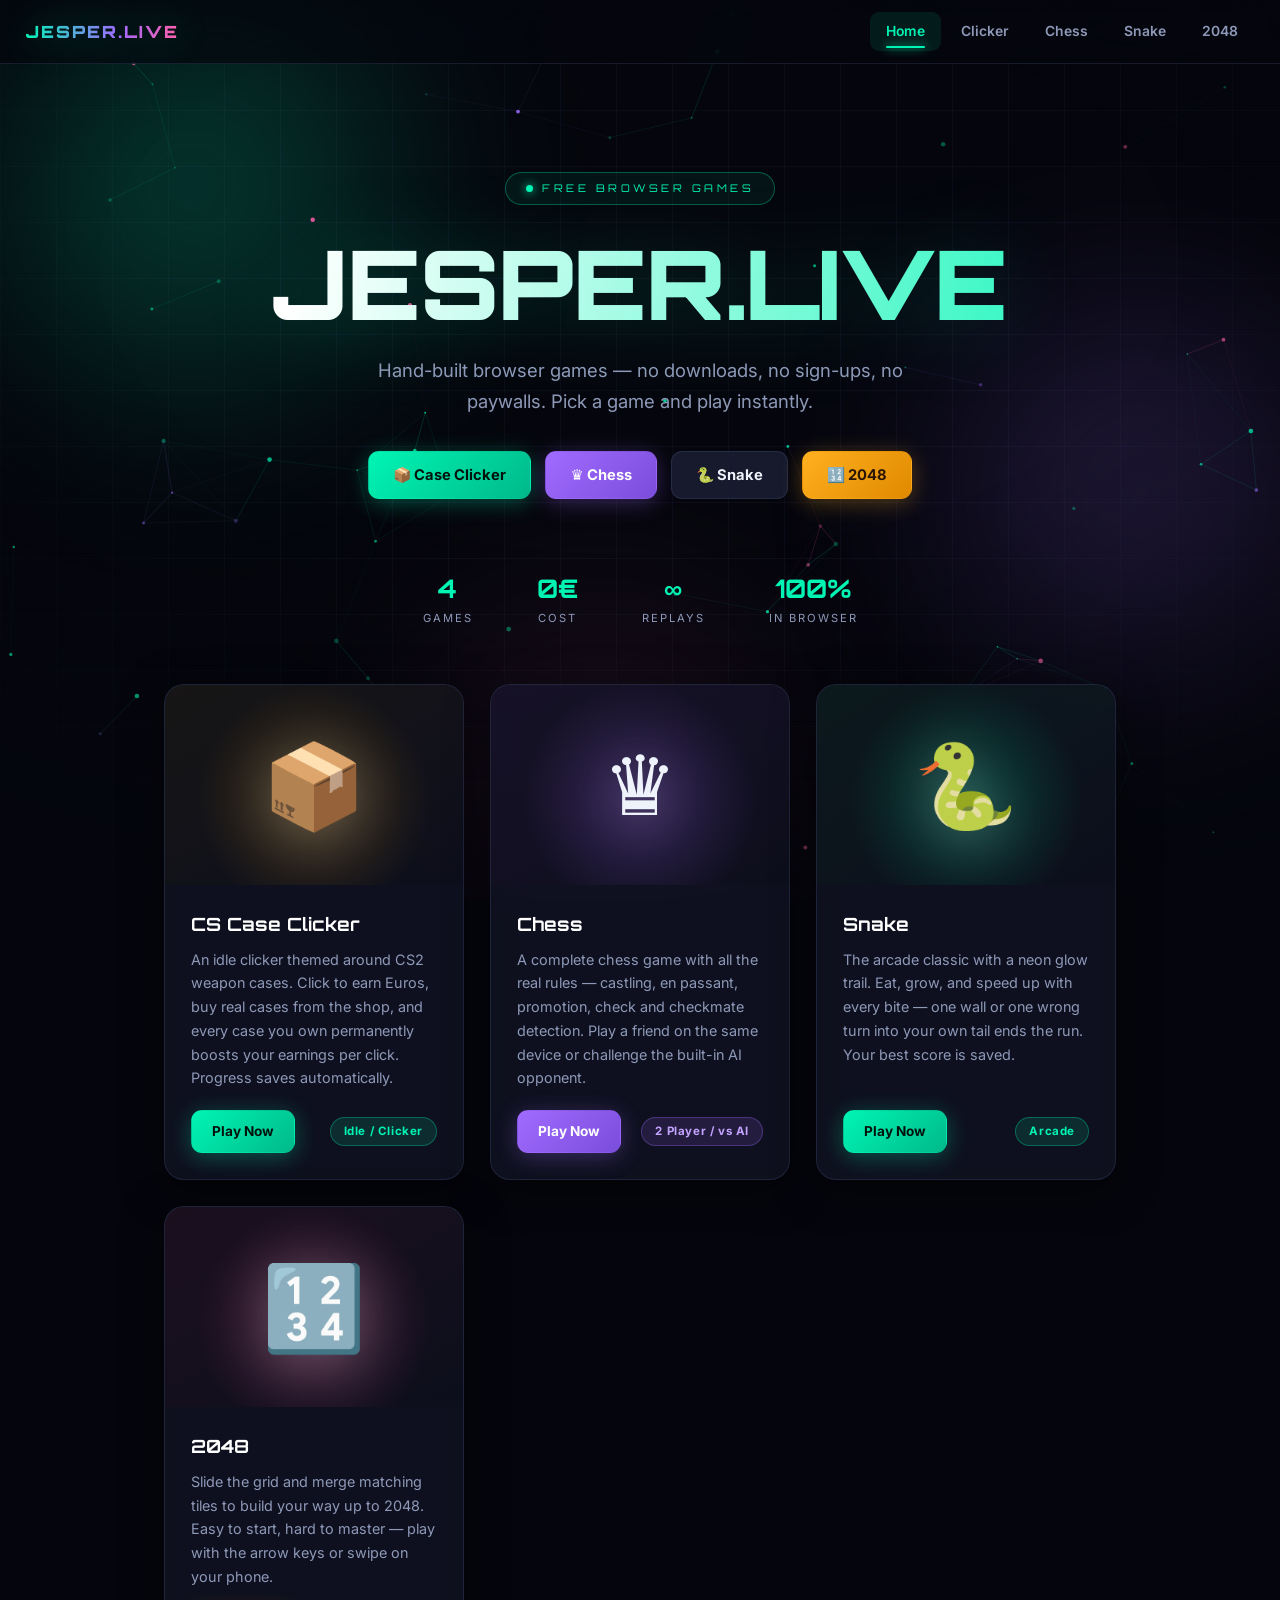
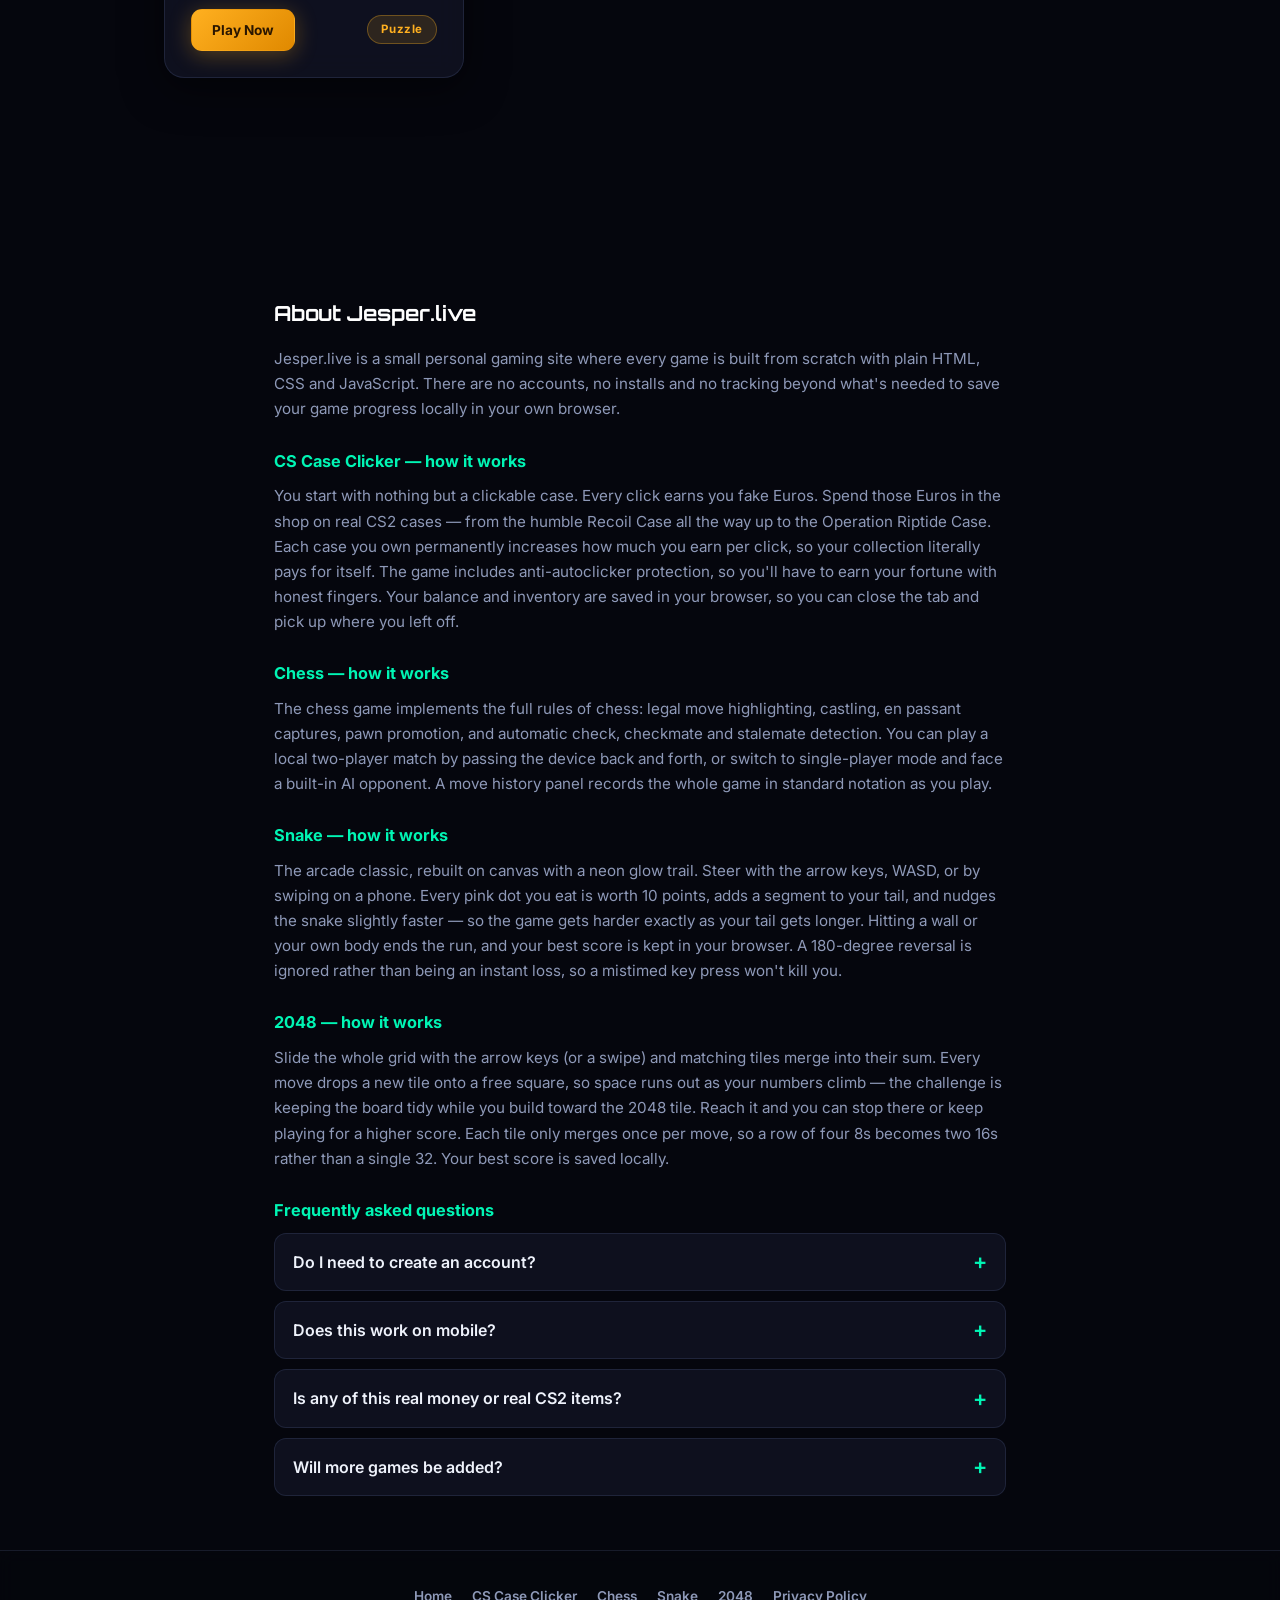
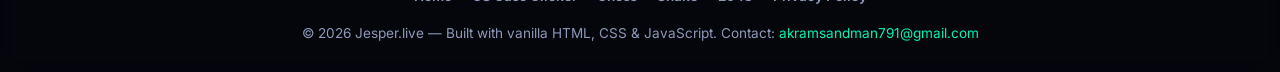
<file: index.html>
<!DOCTYPE html>
<html lang="en">
<head>
  <meta charset="UTF-8">
  <meta name="viewport" content="width=device-width, initial-scale=1.0">
  <meta name="description" content="Jesper.live — free browser games. Play CS Case Clicker, an idle clicker themed around CS2 cases, and a full chess game with AI opponent. No downloads, no sign-up.">
  <meta name="keywords" content="browser games, free games, clicker game, chess online, CS2 cases, idle game">
  <meta name="theme-color" content="#05060d">
  <meta property="og:title" content="Jesper.live — Free Browser Games">
  <meta property="og:description" content="Play CS Case Clicker and Chess directly in your browser. No downloads, no sign-up.">
  <meta property="og:type" content="website">
  <title>Jesper.live — Free Browser Games | CS Case Clicker &amp; Chess</title>
  <link rel="stylesheet" href="style.css">
  <!-- Google AdSense -->
  <script async src="https://pagead2.googlesyndication.com/pagead/js/adsbygoogle.js?client=ca-pub-4854590447352624" crossorigin="anonymous"></script>
  <style>
    /* ── Hero ── */
    .hero {
      text-align: center;
      padding: clamp(60px, 12vh, 120px) 24px 60px;
      animation: riseIn 0.7s ease both;
    }
    .hero-tag {
      display: inline-flex;
      align-items: center;
      gap: 9px;
      font-family: var(--head);
      font-size: 0.66rem;
      letter-spacing: 3.5px;
      text-transform: uppercase;
      color: var(--accent);
      border: 1px solid rgba(0,245,180,0.32);
      background: rgba(0,245,180,0.06);
      padding: 7px 20px;
      border-radius: 99px;
      margin-bottom: 30px;
      backdrop-filter: blur(8px);
    }
    .live-dot {
      width: 7px; height: 7px;
      border-radius: 50%;
      background: var(--accent);
      box-shadow: 0 0 10px var(--accent);
      animation: blink 2s ease-in-out infinite;
    }
    @keyframes blink { 0%,100% { opacity: 1; } 50% { opacity: 0.25; } }

    .hero h1 {
      font-family: var(--head);
      font-size: clamp(2.7rem, 9vw, 6rem);
      font-weight: 900;
      line-height: 1.02;
      letter-spacing: -1px;
      margin-bottom: 22px;
      background: linear-gradient(100deg, #ffffff 10%, var(--accent) 45%, var(--violet) 75%, var(--pink));
      background-size: 220% auto;
      -webkit-background-clip: text;
      background-clip: text;
      color: transparent;
      animation: shimmer 9s ease-in-out infinite;
      filter: drop-shadow(0 6px 40px rgba(0,245,180,0.18));
    }
    @keyframes shimmer {
      0%,100% { background-position: 0% center; }
      50%     { background-position: 100% center; }
    }
    .hero p {
      font-size: clamp(1rem, 2.2vw, 1.16rem);
      color: var(--muted);
      max-width: 540px;
      margin: 0 auto 34px;
    }
    .hero-cta { display: flex; gap: 14px; justify-content: center; flex-wrap: wrap; }

    /* ── Stat strip ── */
    .stat-strip {
      display: flex;
      justify-content: center;
      gap: clamp(24px, 6vw, 64px);
      flex-wrap: wrap;
      padding: 8px 24px 56px;
      animation: riseIn 0.7s 0.15s ease both;
    }
    .stat-strip div { text-align: center; }
    .stat-strip .n {
      font-family: var(--head);
      font-size: 1.6rem;
      font-weight: 700;
      color: var(--accent);
    }
    .stat-strip .l {
      font-size: 0.7rem;
      letter-spacing: 2px;
      text-transform: uppercase;
      color: var(--muted);
    }

    /* ── Game cards ── */
    .games { max-width: 1000px; margin: 0 auto; padding: 0 24px 20px; }
    .games-grid {
      display: grid;
      grid-template-columns: repeat(auto-fit, minmax(300px, 1fr));
      gap: 26px;
    }
    .game-card {
      position: relative;
      display: flex;
      flex-direction: column;
      border-radius: 20px;
      overflow: hidden;
      cursor: pointer;
      background: var(--bg2);
      backdrop-filter: var(--blur);
      -webkit-backdrop-filter: var(--blur);
      border: 1px solid var(--border);
      box-shadow: var(--shadow);
      transition: transform 0.3s cubic-bezier(.2,.8,.3,1), border-color 0.3s, box-shadow 0.3s;
      animation: riseIn 0.7s 0.25s ease both;
    }
    .game-card:nth-child(2) { animation-delay: 0.38s; }
    .game-card::before {
      content: '';
      position: absolute;
      inset: 0;
      border-radius: 20px;
      padding: 1px;
      background: linear-gradient(135deg, transparent 30%, var(--glow, var(--accent)) 100%);
      -webkit-mask: linear-gradient(#000 0 0) content-box, linear-gradient(#000 0 0);
      -webkit-mask-composite: xor;
      mask-composite: exclude;
      opacity: 0;
      transition: opacity 0.3s;
      pointer-events: none;
    }
    .game-card:hover { transform: translateY(-8px); }
    .game-card:hover::before { opacity: 1; }
    .card-cs    { --glow: var(--gold); }
    .card-chess { --glow: var(--violet); }
    .card-snake { --glow: var(--accent); }
    .card-2048  { --glow: var(--pink); }
    .card-cs:hover    { box-shadow: 0 16px 50px rgba(255,176,32,0.2); }
    .card-chess:hover { box-shadow: 0 16px 50px rgba(160,107,255,0.24); }
    .card-snake:hover { box-shadow: 0 16px 50px rgba(0,245,180,0.22); }
    .card-2048:hover  { box-shadow: 0 16px 50px rgba(255,95,168,0.22); }

    .card-art {
      height: 200px;
      display: flex;
      align-items: center;
      justify-content: center;
      font-size: 5.2rem;
      position: relative;
      overflow: hidden;
    }
    .card-cs .card-art {
      background:
        radial-gradient(circle at 50% 58%, rgba(255,176,32,0.22), transparent 62%),
        linear-gradient(150deg, rgba(30,26,16,0.6), rgba(12,14,26,0.6));
    }
    .card-chess .card-art {
      background:
        radial-gradient(circle at 50% 58%, rgba(160,107,255,0.26), transparent 62%),
        linear-gradient(150deg, rgba(26,18,44,0.6), rgba(12,14,26,0.6));
    }
    .card-snake .card-art {
      background:
        radial-gradient(circle at 50% 58%, rgba(0,245,180,0.22), transparent 62%),
        linear-gradient(150deg, rgba(10,32,28,0.6), rgba(12,14,26,0.6));
    }
    .card-2048 .card-art {
      background:
        radial-gradient(circle at 50% 58%, rgba(255,95,168,0.24), transparent 62%),
        linear-gradient(150deg, rgba(38,16,32,0.6), rgba(12,14,26,0.6));
    }
    /* sweeping shine on hover */
    .card-art::after {
      content: '';
      position: absolute;
      top: -60%; left: -120%;
      width: 55%; height: 220%;
      background: linear-gradient(100deg, transparent, rgba(255,255,255,0.13), transparent);
      transform: rotate(16deg);
      transition: left 0.75s ease;
    }
    .game-card:hover .card-art::after { left: 145%; }
    .card-icon {
      position: relative;
      z-index: 1;
      animation: floaty 3.6s ease-in-out infinite;
      filter: drop-shadow(0 8px 26px rgba(255,255,255,0.22));
    }
    .card-chess .card-icon { animation-delay: 0.7s; }

    .card-body { padding: 24px 26px 26px; display: flex; flex-direction: column; flex: 1; }
    .card-body h2 {
      font-family: var(--head);
      font-size: 1.14rem;
      font-weight: 700;
      color: #fff;
      margin-bottom: 9px;
    }
    .card-body p { font-size: 0.9rem; color: var(--muted); margin-bottom: 20px; flex: 1; }
    .card-foot { display: flex; align-items: center; justify-content: space-between; gap: 12px; }

    /* ── Content ── */
    .content { max-width: 780px; margin: 0 auto; padding: 44px 24px; }
    .content h2 {
      font-family: var(--head);
      font-size: 1.3rem;
      color: #fff;
      margin-bottom: 16px;
    }
    .content h3 { color: var(--accent); font-size: 1.02rem; margin: 26px 0 9px; }
    .content p { color: var(--muted); margin-bottom: 14px; font-size: 0.95rem; }

    .faq {
      border: 1px solid var(--border);
      border-radius: 12px;
      margin-bottom: 10px;
      background: var(--bg2);
      backdrop-filter: blur(10px);
      transition: border-color 0.25s;
    }
    .faq:hover { border-color: rgba(0,245,180,0.28); }
    .faq summary {
      padding: 15px 18px;
      cursor: pointer;
      font-weight: 600;
      list-style: none;
      display: flex;
      justify-content: space-between;
      align-items: center;
      gap: 12px;
    }
    .faq summary::-webkit-details-marker { display: none; }
    .faq summary::after {
      content: '+';
      color: var(--accent);
      font-size: 1.35rem;
      line-height: 1;
      transition: transform 0.25s;
    }
    .faq[open] summary::after { transform: rotate(45deg); }
    .faq div { padding: 0 18px 16px; color: var(--muted); font-size: 0.9rem; }
  </style>
</head>
<body>
  <nav class="navbar">
    <a href="./" class="nav-brand">JESPER.LIVE</a>
    <div class="nav-links">
      <a href="./" class="active">Home</a>
      <a href="cs-case-clicker/">Clicker</a>
      <a href="chess/">Chess</a>
      <a href="snake/">Snake</a>
      <a href="2048/">2048</a>
    </div>
  </nav>

  <main>
    <section class="hero">
      <div class="hero-tag"><span class="live-dot"></span>Free Browser Games</div>
      <h1>JESPER.LIVE</h1>
      <p>Hand-built browser games — no downloads, no sign-ups, no paywalls. Pick a game and play instantly.</p>
      <div class="hero-cta">
        <a href="cs-case-clicker/" class="btn btn-primary">📦 Case Clicker</a>
        <a href="chess/" class="btn btn-violet">♛ Chess</a>
        <a href="snake/" class="btn btn-ghost">🐍 Snake</a>
        <a href="2048/" class="btn btn-gold">🔢 2048</a>
      </div>
    </section>

    <div class="stat-strip">
      <div><div class="n">4</div><div class="l">Games</div></div>
      <div><div class="n">0€</div><div class="l">Cost</div></div>
      <div><div class="n">∞</div><div class="l">Replays</div></div>
      <div><div class="n">100%</div><div class="l">In Browser</div></div>
    </div>

    <section class="games">
      <div class="games-grid">
        <article class="game-card card-cs" onclick="location.href='cs-case-clicker/'">
          <div class="card-art"><span class="card-icon">📦</span></div>
          <div class="card-body">
            <h2>CS Case Clicker</h2>
            <p>An idle clicker themed around CS2 weapon cases. Click to earn Euros, buy real cases from the shop, and every case you own permanently boosts your earnings per click. Progress saves automatically.</p>
            <div class="card-foot">
              <span class="btn btn-primary" style="padding:9px 20px;font-size:0.85rem">Play Now</span>
              <span class="badge badge-accent">Idle / Clicker</span>
            </div>
          </div>
        </article>

        <article class="game-card card-chess" onclick="location.href='chess/'">
          <div class="card-art"><span class="card-icon">♛</span></div>
          <div class="card-body">
            <h2>Chess</h2>
            <p>A complete chess game with all the real rules — castling, en passant, promotion, check and checkmate detection. Play a friend on the same device or challenge the built-in AI opponent.</p>
            <div class="card-foot">
              <span class="btn btn-violet" style="padding:9px 20px;font-size:0.85rem">Play Now</span>
              <span class="badge badge-violet">2 Player / vs AI</span>
            </div>
          </div>
        </article>

        <article class="game-card card-snake" onclick="location.href='snake/'">
          <div class="card-art"><span class="card-icon">🐍</span></div>
          <div class="card-body">
            <h2>Snake</h2>
            <p>The arcade classic with a neon glow trail. Eat, grow, and speed up with every bite — one wall or one wrong turn into your own tail ends the run. Your best score is saved.</p>
            <div class="card-foot">
              <span class="btn btn-primary" style="padding:9px 20px;font-size:0.85rem">Play Now</span>
              <span class="badge badge-accent">Arcade</span>
            </div>
          </div>
        </article>

        <article class="game-card card-2048" onclick="location.href='2048/'">
          <div class="card-art"><span class="card-icon">🔢</span></div>
          <div class="card-body">
            <h2>2048</h2>
            <p>Slide the grid and merge matching tiles to build your way up to 2048. Easy to start, hard to master — play with the arrow keys or swipe on your phone.</p>
            <div class="card-foot">
              <span class="btn btn-gold" style="padding:9px 20px;font-size:0.85rem">Play Now</span>
              <span class="badge badge-gold">Puzzle</span>
            </div>
          </div>
        </article>
      </div>
    </section>

    <!-- Ad slot -->
    <div class="ad-slot">
      <ins class="adsbygoogle"
           style="display:block"
           data-ad-client="ca-pub-4854590447352624"
           data-ad-slot="7531125407"
           data-ad-format="auto"
           data-full-width-responsive="true"></ins>
      <script>(adsbygoogle = window.adsbygoogle || []).push({});</script>
    </div>

    <section class="content">
      <h2>About Jesper.live</h2>
      <p>Jesper.live is a small personal gaming site where every game is built from scratch with plain HTML, CSS and JavaScript. There are no accounts, no installs and no tracking beyond what's needed to save your game progress locally in your own browser.</p>

      <h3>CS Case Clicker — how it works</h3>
      <p>You start with nothing but a clickable case. Every click earns you fake Euros. Spend those Euros in the shop on real CS2 cases — from the humble Recoil Case all the way up to the Operation Riptide Case. Each case you own permanently increases how much you earn per click, so your collection literally pays for itself. The game includes anti-autoclicker protection, so you'll have to earn your fortune with honest fingers. Your balance and inventory are saved in your browser, so you can close the tab and pick up where you left off.</p>

      <h3>Chess — how it works</h3>
      <p>The chess game implements the full rules of chess: legal move highlighting, castling, en passant captures, pawn promotion, and automatic check, checkmate and stalemate detection. You can play a local two-player match by passing the device back and forth, or switch to single-player mode and face a built-in AI opponent. A move history panel records the whole game in standard notation as you play.</p>

      <h3>Snake — how it works</h3>
      <p>The arcade classic, rebuilt on canvas with a neon glow trail. Steer with the arrow keys, WASD, or by swiping on a phone. Every pink dot you eat is worth 10 points, adds a segment to your tail, and nudges the snake slightly faster — so the game gets harder exactly as your tail gets longer. Hitting a wall or your own body ends the run, and your best score is kept in your browser. A 180-degree reversal is ignored rather than being an instant loss, so a mistimed key press won't kill you.</p>

      <h3>2048 — how it works</h3>
      <p>Slide the whole grid with the arrow keys (or a swipe) and matching tiles merge into their sum. Every move drops a new tile onto a free square, so space runs out as your numbers climb — the challenge is keeping the board tidy while you build toward the 2048 tile. Reach it and you can stop there or keep playing for a higher score. Each tile only merges once per move, so a row of four 8s becomes two 16s rather than a single 32. Your best score is saved locally.</p>

      <h3>Frequently asked questions</h3>
      <details class="faq">
        <summary>Do I need to create an account?</summary>
        <div>No. Everything runs directly in your browser. Game progress (like your Case Clicker balance) is stored locally on your device using your browser's storage.</div>
      </details>
      <details class="faq">
        <summary>Does this work on mobile?</summary>
        <div>Yes — both games are fully responsive and playable on phones, tablets and desktops.</div>
      </details>
      <details class="faq">
        <summary>Is any of this real money or real CS2 items?</summary>
        <div>No. The Euros in CS Case Clicker are entirely fictional and the cases are just images. Nothing on this site involves real currency, gambling or real game items.</div>
      </details>
      <details class="faq">
        <summary>Will more games be added?</summary>
        <div>That's the plan! Jesper.live is an ongoing hobby project and new games get added when they're ready.</div>
      </details>
    </section>
  </main>

  <footer class="footer">
    <div class="footer-links">
      <a href="./">Home</a>
      <a href="cs-case-clicker/">CS Case Clicker</a>
      <a href="chess/">Chess</a>
      <a href="snake/">Snake</a>
      <a href="2048/">2048</a>
      <a href="privacy.html">Privacy Policy</a>
    </div>
    <p>© 2026 Jesper.live — Built with vanilla HTML, CSS &amp; JavaScript. Contact: <a href="mailto:akramsandman791@gmail.com">akramsandman791@gmail.com</a></p>
  </footer>

  <script src="bg.js"></script>
</body>
</html>
</file>
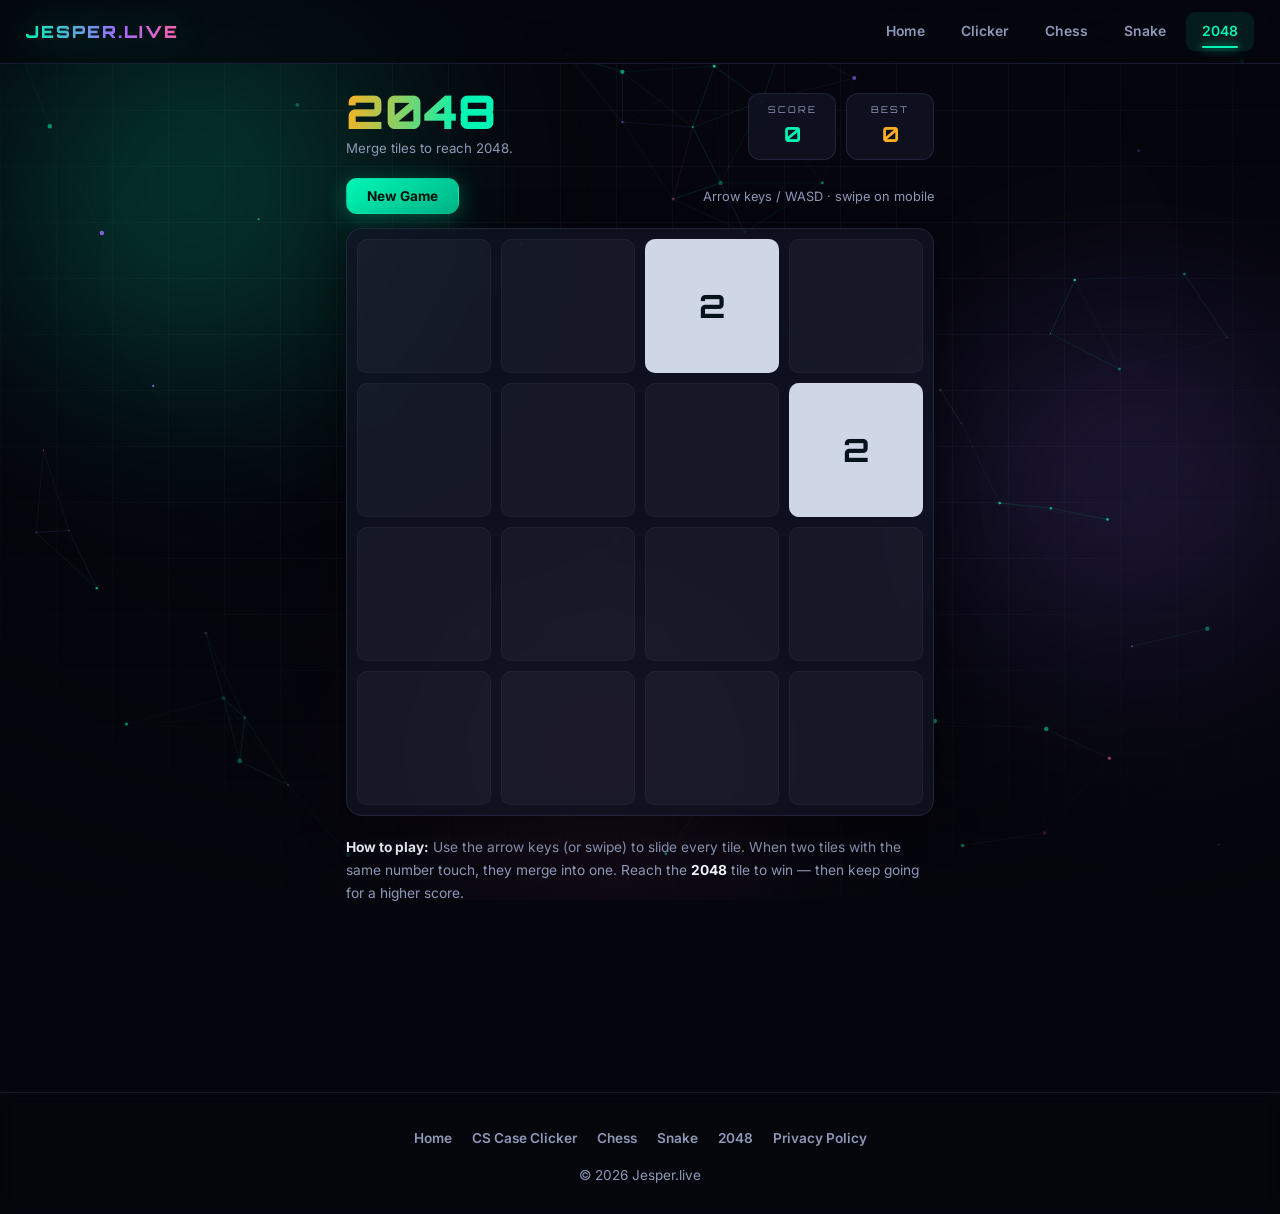
<file: 2048/index.html>
<!DOCTYPE html>
<html lang="en">
<head>
  <meta charset="UTF-8">
  <meta name="viewport" content="width=device-width, initial-scale=1.0">
  <meta name="description" content="Play 2048 free in your browser — slide and merge numbered tiles to reach 2048. Works with arrow keys or swipe on mobile.">
  <meta name="theme-color" content="#05060d">
  <title>2048 — Jesper.live</title>
  <link rel="stylesheet" href="../style.css">
  <!-- Google AdSense -->
  <script async src="https://pagead2.googlesyndication.com/pagead/js/adsbygoogle.js?client=ca-pub-4854590447352624" crossorigin="anonymous"></script>
  <style>
    .wrap { flex: 1; max-width: 620px; margin: 0 auto; width: 100%; padding: 24px 16px 34px; }

    /* ── Header row ── */
    .top {
      display: flex; align-items: flex-end; justify-content: space-between;
      gap: 14px; flex-wrap: wrap; margin-bottom: 18px;
    }
    .title-block h1 {
      font-family: var(--head);
      font-size: clamp(2rem, 7vw, 2.9rem);
      font-weight: 900; line-height: 1;
      background: linear-gradient(100deg, var(--gold), var(--accent) 70%);
      -webkit-background-clip: text; background-clip: text; color: transparent;
    }
    .title-block p { font-size: 0.83rem; color: var(--muted); margin-top: 4px; }

    .scores { display: flex; gap: 10px; position: relative; }
    .score-box {
      background: var(--bg2);
      backdrop-filter: var(--blur);
      border: 1px solid var(--border);
      border-radius: 12px;
      padding: 8px 18px; min-width: 88px; text-align: center;
    }
    .score-box .k {
      font-family: var(--head); font-size: 0.58rem;
      letter-spacing: 2px; text-transform: uppercase; color: var(--muted);
    }
    .score-box .v { font-family: var(--head); font-size: 1.3rem; font-weight: 700; }
    #score { color: var(--accent); }
    #best  { color: var(--gold); }

    .gain {
      position: absolute; left: 50%; top: -4px;
      transform: translateX(-50%);
      font-family: var(--head); font-weight: 700; font-size: 1.05rem;
      color: var(--accent); opacity: 0; pointer-events: none;
    }
    .gain.show { animation: gainUp 0.7s ease forwards; }
    @keyframes gainUp {
      0%   { opacity: 1; transform: translate(-50%, 0); }
      100% { opacity: 0; transform: translate(-50%, -34px); }
    }

    .bar { display: flex; gap: 10px; align-items: center; margin-bottom: 14px; }
    .bar .hint { font-size: 0.8rem; color: var(--muted); margin-left: auto; }

    /* ── Board ── */
    .board-wrap { position: relative; }
    .board {
      --gap: 5px;
      position: relative;
      width: 100%;
      aspect-ratio: 1;
      background: var(--bg2);
      backdrop-filter: var(--blur);
      -webkit-backdrop-filter: var(--blur);
      border: 1px solid var(--border);
      border-radius: 16px;
      padding: var(--gap);
      box-shadow: var(--shadow);
      touch-action: none;
      user-select: none;
      overflow: hidden;
    }
    .cell, .tile {
      position: absolute;
      width: 25%; height: 25%;
      padding: var(--gap);
      top: var(--gap); left: var(--gap);
      /* board padding is included by top/left; size is 25% of the padded box */
      transform: translate(calc(var(--c) * 100%), calc(var(--r) * 100%));
    }
    /* size cells relative to the inner area */
    .board { --inner: calc(100% - var(--gap) * 2); }
    .cell, .tile { width: calc((100% - var(--gap) * 2) / 4); height: calc((100% - var(--gap) * 2) / 4); }

    .cell-inner {
      width: 100%; height: 100%;
      border-radius: 10px;
      background: rgba(255,255,255,0.035);
      border: 1px solid rgba(255,255,255,0.03);
    }

    .tile { z-index: 2; transition: transform 0.12s cubic-bezier(.3,.8,.4,1); }
    .tile-inner {
      width: 100%; height: 100%;
      border-radius: 10px;
      display: flex; align-items: center; justify-content: center;
      font-family: var(--head);
      font-weight: 700;
      font-size: clamp(1.1rem, 6.4vw, 2rem);
      color: #06121c;
    }
    .tile-inner.t-md { font-size: clamp(0.95rem, 5.4vw, 1.7rem); }
    .tile-inner.t-sm { font-size: clamp(0.75rem, 4.2vw, 1.3rem); }

    /* tile colour ramp */
    .tile[data-val="2"]    .tile-inner { background: #cfd6e6; }
    .tile[data-val="4"]    .tile-inner { background: #b9c6df; }
    .tile[data-val="8"]    .tile-inner { background: #6ee7c4; }
    .tile[data-val="16"]   .tile-inner { background: #34d9a4; }
    .tile[data-val="32"]   .tile-inner { background: #00f5b4; box-shadow: 0 0 18px rgba(0,245,180,0.45); }
    .tile[data-val="64"]   .tile-inner { background: #38bdf8; box-shadow: 0 0 20px rgba(56,189,248,0.5); }
    .tile[data-val="128"]  .tile-inner { background: #818cf8; color: #fff; box-shadow: 0 0 22px rgba(129,140,248,0.55); }
    .tile[data-val="256"]  .tile-inner { background: #a06bff; color: #fff; box-shadow: 0 0 24px rgba(160,107,255,0.6); }
    .tile[data-val="512"]  .tile-inner { background: #ff5fa8; color: #fff; box-shadow: 0 0 26px rgba(255,95,168,0.6); }
    .tile[data-val="1024"] .tile-inner { background: #ff8a3d; color: #fff; box-shadow: 0 0 28px rgba(255,138,61,0.65); }
    .tile[data-val="2048"] .tile-inner { background: #ffb020; color: #2a1600; box-shadow: 0 0 34px rgba(255,176,32,0.85); }
    .tile[data-val="4096"] .tile-inner { background: #fff08a; color: #2a1600; box-shadow: 0 0 38px rgba(255,240,138,0.9); }

    .tile-new    { animation: tilePop 0.16s ease; }
    .tile-merged .tile-inner { animation: mergePop 0.16s ease; }
    @keyframes tilePop  { from { transform: scale(0.4); opacity: 0; } to { transform: scale(1); opacity: 1; } }
    @keyframes mergePop { 0% { transform: scale(1); } 55% { transform: scale(1.18); } 100% { transform: scale(1); } }

    /* ── Overlay ── */
    .overlay {
      position: absolute; inset: 0;
      display: none;
      flex-direction: column; align-items: center; justify-content: center;
      gap: 8px; border-radius: 16px; z-index: 10;
      background: rgba(5,6,13,0.86);
      backdrop-filter: blur(6px);
      text-align: center; padding: 20px;
    }
    .overlay.active { display: flex; animation: riseIn 0.3s ease; }
    .overlay h2 {
      font-family: var(--head); font-size: 1.35rem; font-weight: 900;
    }
    .overlay.win  h2 { color: var(--gold); text-shadow: 0 0 26px rgba(255,176,32,0.7); }
    .overlay.lose h2 { color: var(--danger); }
    .overlay p { color: var(--muted); font-size: 0.9rem; }
    .ov-btns { display: flex; gap: 10px; margin-top: 12px; flex-wrap: wrap; justify-content: center; }
    .ov-btn {
      padding: 10px 20px; border-radius: 10px; border: 1px solid transparent;
      font-weight: 700; font-size: 0.86rem; transition: transform .14s, box-shadow .2s;
    }
    .ov-btn:hover { transform: translateY(-2px); }
    .ov-btn.primary { background: var(--accent); color: #01130d; box-shadow: 0 4px 20px rgba(0,245,180,0.35); }
    .ov-btn.ghost { background: transparent; border-color: var(--border); color: var(--text); }
    .ov-btn.ghost:hover { border-color: var(--accent); color: var(--accent); }

    .how { margin-top: 20px; font-size: 0.86rem; color: var(--muted); }
    .how b { color: var(--text); }
  </style>
</head>
<body>
  <nav class="navbar">
    <a href="../" class="nav-brand">JESPER.LIVE</a>
    <div class="nav-links">
      <a href="../">Home</a>
      <a href="../cs-case-clicker/">Clicker</a>
      <a href="../chess/">Chess</a>
      <a href="../snake/">Snake</a>
      <a href="./" class="active">2048</a>
    </div>
  </nav>

  <div class="wrap">
    <div class="top">
      <div class="title-block">
        <h1>2048</h1>
        <p>Merge tiles to reach 2048.</p>
      </div>
      <div class="scores">
        <div class="gain" id="gain"></div>
        <div class="score-box"><div class="k">Score</div><div class="v" id="score">0</div></div>
        <div class="score-box"><div class="k">Best</div><div class="v" id="best">0</div></div>
      </div>
    </div>

    <div class="bar">
      <button class="btn btn-primary" id="new-game" style="padding:9px 20px;font-size:0.85rem">New Game</button>
      <span class="hint">Arrow keys / WASD · swipe on mobile</span>
    </div>

    <div class="board-wrap">
      <div class="board" id="board">
        <div id="tile-layer"></div>
      </div>
      <div class="overlay" id="overlay">
        <h2 id="over-title"></h2>
        <p id="over-sub"></p>
        <div class="ov-btns" id="over-btns"></div>
      </div>
    </div>

    <p class="how">
      <b>How to play:</b> Use the arrow keys (or swipe) to slide every tile. When two tiles
      with the same number touch, they merge into one. Reach the <b>2048</b> tile to win —
      then keep going for a higher score.
    </p>

    <!-- Ad slot -->
    <div class="ad-slot">
      <ins class="adsbygoogle"
           style="display:block"
           data-ad-client="ca-pub-4854590447352624"
           data-ad-slot="7531125407"
           data-ad-format="auto"
           data-full-width-responsive="true"></ins>
      <script>(adsbygoogle = window.adsbygoogle || []).push({});</script>
    </div>
  </div>

  <footer class="footer">
    <div class="footer-links">
      <a href="../">Home</a>
      <a href="../cs-case-clicker/">CS Case Clicker</a>
      <a href="../chess/">Chess</a>
      <a href="../snake/">Snake</a>
      <a href="./">2048</a>
      <a href="../privacy.html">Privacy Policy</a>
    </div>
    <p>© 2026 Jesper.live</p>
  </footer>

  <script src="../bg.js"></script>
  <script src="game.js"></script>
</body>
</html>
</file>
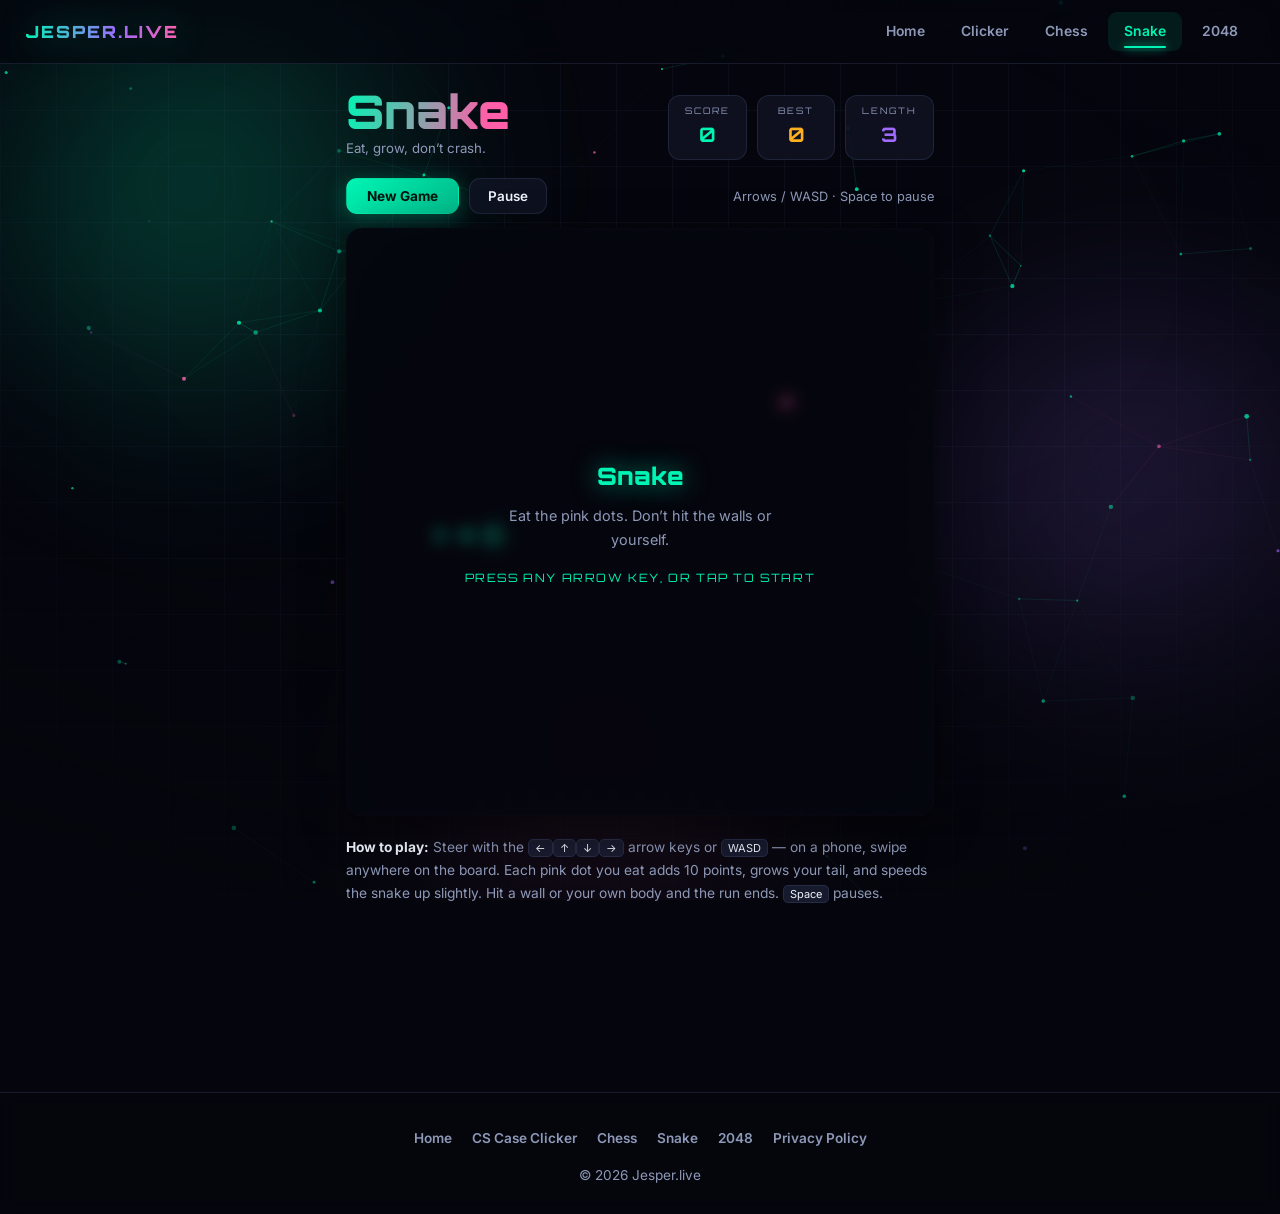
<file: snake/index.html>
<!DOCTYPE html>
<html lang="en">
<head>
  <meta charset="UTF-8">
  <meta name="viewport" content="width=device-width, initial-scale=1.0">
  <meta name="description" content="Play Snake free in your browser — classic neon arcade snake with speed ramping and high-score saving. Arrow keys or swipe on mobile.">
  <meta name="theme-color" content="#05060d">
  <title>Snake — Jesper.live</title>
  <link rel="stylesheet" href="../style.css">
  <!-- Google AdSense -->
  <script async src="https://pagead2.googlesyndication.com/pagead/js/adsbygoogle.js?client=ca-pub-4854590447352624" crossorigin="anonymous"></script>
  <style>
    .wrap { flex: 1; max-width: 620px; margin: 0 auto; width: 100%; padding: 24px 16px 34px; }

    .top {
      display: flex; align-items: flex-end; justify-content: space-between;
      gap: 14px; flex-wrap: wrap; margin-bottom: 18px;
    }
    .title-block h1 {
      font-family: var(--head);
      font-size: clamp(2rem, 7vw, 2.9rem);
      font-weight: 900; line-height: 1;
      background: linear-gradient(100deg, var(--accent), var(--pink) 85%);
      -webkit-background-clip: text; background-clip: text; color: transparent;
    }
    .title-block p { font-size: 0.83rem; color: var(--muted); margin-top: 4px; }

    .scores { display: flex; gap: 10px; }
    .score-box {
      background: var(--bg2);
      backdrop-filter: var(--blur);
      border: 1px solid var(--border);
      border-radius: 12px;
      padding: 8px 16px; min-width: 78px; text-align: center;
    }
    .score-box .k {
      font-family: var(--head); font-size: 0.56rem;
      letter-spacing: 2px; text-transform: uppercase; color: var(--muted);
    }
    .score-box .v { font-family: var(--head); font-size: 1.25rem; font-weight: 700; }
    #score { color: var(--accent); }
    #best  { color: var(--gold); }
    #len   { color: var(--violet); }

    .bar { display: flex; gap: 10px; align-items: center; margin-bottom: 14px; flex-wrap: wrap; }
    .bar .hint { font-size: 0.8rem; color: var(--muted); margin-left: auto; }
    .ctrl {
      padding: 9px 18px;
      background: var(--bg2);
      backdrop-filter: var(--blur);
      border: 1px solid var(--border);
      border-radius: 11px;
      font-weight: 600; font-size: 0.84rem;
      transition: border-color .22s, color .22s, transform .15s;
    }
    .ctrl:hover { border-color: var(--border-hi); color: var(--accent); transform: translateY(-2px); }

    /* ── Board ── */
    .stage { position: relative; touch-action: none; }
    #board {
      display: block;
      width: 100%;
      aspect-ratio: 1;
      background: rgba(8,10,20,0.72);
      backdrop-filter: var(--blur);
      -webkit-backdrop-filter: var(--blur);
      border: 1px solid var(--border);
      border-radius: 16px;
      box-shadow: var(--shadow), inset 0 0 60px rgba(0,245,180,0.05);
      user-select: none;
    }

    .overlay {
      position: absolute; inset: 0;
      display: none;
      flex-direction: column; align-items: center; justify-content: center;
      gap: 7px; border-radius: 16px; z-index: 10;
      background: rgba(5,6,13,0.82);
      backdrop-filter: blur(6px);
      text-align: center; padding: 22px; cursor: pointer;
    }
    .overlay.active { display: flex; animation: riseIn 0.3s ease; }
    .overlay h2 {
      font-family: var(--head); font-size: 1.5rem; font-weight: 900;
      color: var(--accent); text-shadow: 0 0 26px rgba(0,245,180,0.6);
    }
    .overlay.dead h2 { color: var(--danger); text-shadow: 0 0 26px rgba(255,77,106,0.6); }
    .overlay.win  h2 { color: var(--gold);   text-shadow: 0 0 26px rgba(255,176,32,0.7); }
    .overlay p { color: var(--muted); font-size: 0.9rem; max-width: 300px; }
    .overlay .hint-line {
      margin-top: 10px; font-family: var(--head);
      font-size: 0.72rem; letter-spacing: 1.6px; text-transform: uppercase;
      color: var(--accent); animation: blink 1.9s ease-in-out infinite;
    }
    @keyframes blink { 0%,100% { opacity: 1; } 50% { opacity: 0.3; } }

    .how { margin-top: 20px; font-size: 0.86rem; color: var(--muted); }
    .how b { color: var(--text); }
    kbd {
      background: var(--bg3); border: 1px solid var(--border);
      border-radius: 5px; padding: 1px 6px; font-size: 0.8em;
      font-family: var(--body); color: var(--text);
    }
  </style>
</head>
<body>
  <nav class="navbar">
    <a href="../" class="nav-brand">JESPER.LIVE</a>
    <div class="nav-links">
      <a href="../">Home</a>
      <a href="../cs-case-clicker/">Clicker</a>
      <a href="../chess/">Chess</a>
      <a href="./" class="active">Snake</a>
      <a href="../2048/">2048</a>
    </div>
  </nav>

  <div class="wrap">
    <div class="top">
      <div class="title-block">
        <h1>Snake</h1>
        <p>Eat, grow, don’t crash.</p>
      </div>
      <div class="scores">
        <div class="score-box"><div class="k">Score</div><div class="v" id="score">0</div></div>
        <div class="score-box"><div class="k">Best</div><div class="v" id="best">0</div></div>
        <div class="score-box"><div class="k">Length</div><div class="v" id="len">3</div></div>
      </div>
    </div>

    <div class="bar">
      <button class="btn btn-primary" id="new-game" style="padding:9px 20px;font-size:0.85rem">New Game</button>
      <button class="ctrl" id="pause">Pause</button>
      <span class="hint">Arrows / WASD · Space to pause</span>
    </div>

    <div class="stage" id="stage">
      <canvas id="board"></canvas>
      <div class="overlay" id="overlay">
        <h2 id="over-title"></h2>
        <p id="over-sub"></p>
        <div class="hint-line" id="over-hint"></div>
      </div>
    </div>

    <p class="how">
      <b>How to play:</b> Steer with the <kbd>←</kbd><kbd>↑</kbd><kbd>↓</kbd><kbd>→</kbd> arrow keys
      or <kbd>WASD</kbd> — on a phone, swipe anywhere on the board. Each pink dot you eat adds
      10 points, grows your tail, and speeds the snake up slightly. Hit a wall or your own
      body and the run ends. <kbd>Space</kbd> pauses.
    </p>

    <!-- Ad slot -->
    <div class="ad-slot">
      <ins class="adsbygoogle"
           style="display:block"
           data-ad-client="ca-pub-4854590447352624"
           data-ad-slot="7531125407"
           data-ad-format="auto"
           data-full-width-responsive="true"></ins>
      <script>(adsbygoogle = window.adsbygoogle || []).push({});</script>
    </div>
  </div>

  <footer class="footer">
    <div class="footer-links">
      <a href="../">Home</a>
      <a href="../cs-case-clicker/">CS Case Clicker</a>
      <a href="../chess/">Chess</a>
      <a href="./">Snake</a>
      <a href="../2048/">2048</a>
      <a href="../privacy.html">Privacy Policy</a>
    </div>
    <p>© 2026 Jesper.live</p>
  </footer>

  <script src="../bg.js"></script>
  <script src="game.js"></script>
</body>
</html>
</file>
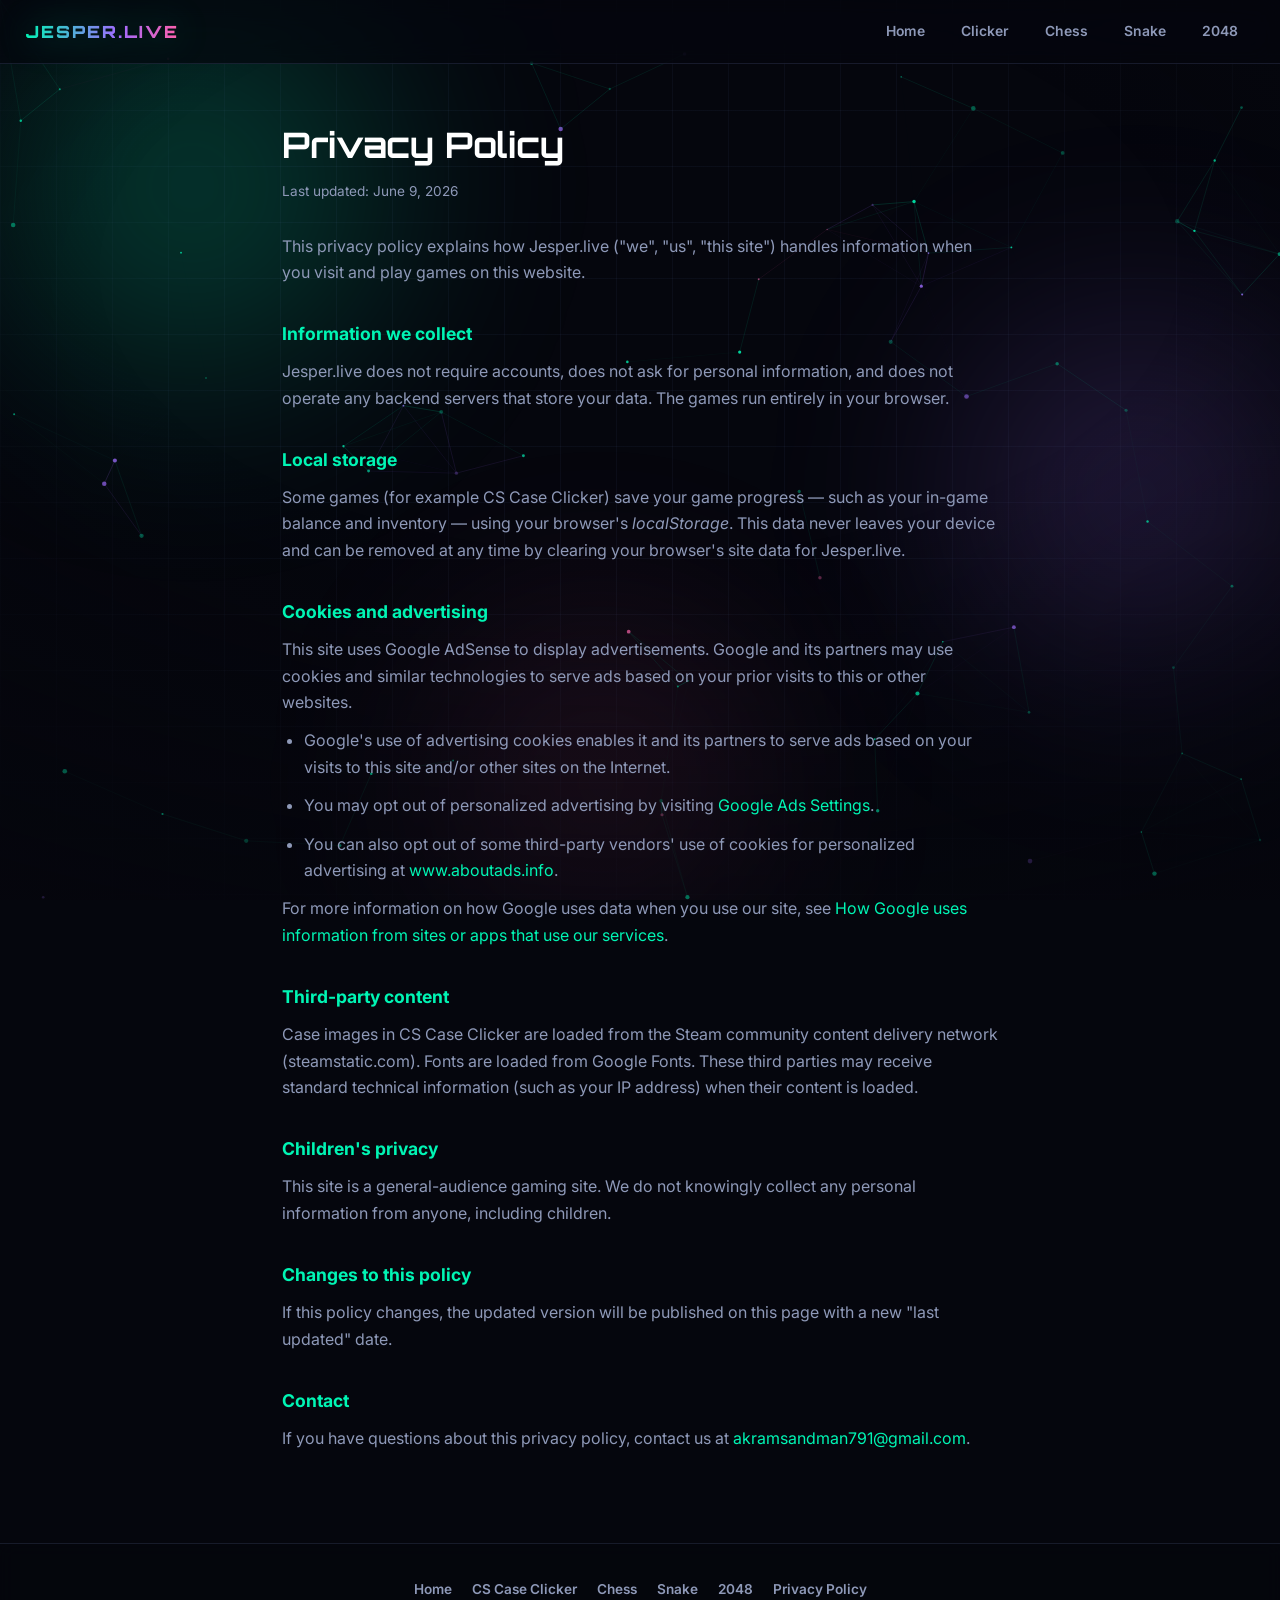
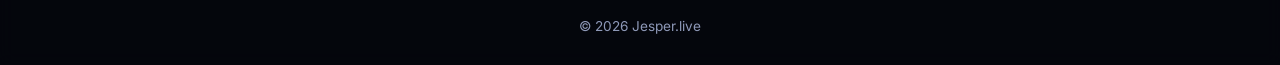
<file: privacy.html>
<!DOCTYPE html>
<html lang="en">
<head>
  <meta charset="UTF-8">
  <meta name="viewport" content="width=device-width, initial-scale=1.0">
  <meta name="description" content="Privacy policy for Jesper.live — how we handle data, cookies and advertising.">
  <meta name="theme-color" content="#05060d">
  <title>Privacy Policy — Jesper.live</title>
  <link rel="stylesheet" href="style.css">
</head>
<body>
  <nav class="navbar">
    <a href="./" class="nav-brand">JESPER.LIVE</a>
    <div class="nav-links">
      <a href="./">Home</a>
      <a href="cs-case-clicker/">Clicker</a>
      <a href="chess/">Chess</a>
      <a href="snake/">Snake</a>
      <a href="2048/">2048</a>
    </div>
  </nav>

  <main class="prose">
    <h1>Privacy Policy</h1>
    <p class="updated">Last updated: June 9, 2026</p>

    <p>This privacy policy explains how Jesper.live ("we", "us", "this site") handles information when you visit and play games on this website.</p>

    <h2>Information we collect</h2>
    <p>Jesper.live does not require accounts, does not ask for personal information, and does not operate any backend servers that store your data. The games run entirely in your browser.</p>

    <h2>Local storage</h2>
    <p>Some games (for example CS Case Clicker) save your game progress — such as your in-game balance and inventory — using your browser's <em>localStorage</em>. This data never leaves your device and can be removed at any time by clearing your browser's site data for Jesper.live.</p>

    <h2>Cookies and advertising</h2>
    <p>This site uses Google AdSense to display advertisements. Google and its partners may use cookies and similar technologies to serve ads based on your prior visits to this or other websites.</p>
    <ul>
      <li>Google's use of advertising cookies enables it and its partners to serve ads based on your visits to this site and/or other sites on the Internet.</li>
      <li>You may opt out of personalized advertising by visiting <a href="https://www.google.com/settings/ads" rel="noopener" target="_blank">Google Ads Settings</a>.</li>
      <li>You can also opt out of some third-party vendors' use of cookies for personalized advertising at <a href="https://www.aboutads.info" rel="noopener" target="_blank">www.aboutads.info</a>.</li>
    </ul>
    <p>For more information on how Google uses data when you use our site, see <a href="https://policies.google.com/technologies/partner-sites" rel="noopener" target="_blank">How Google uses information from sites or apps that use our services</a>.</p>

    <h2>Third-party content</h2>
    <p>Case images in CS Case Clicker are loaded from the Steam community content delivery network (steamstatic.com). Fonts are loaded from Google Fonts. These third parties may receive standard technical information (such as your IP address) when their content is loaded.</p>

    <h2>Children's privacy</h2>
    <p>This site is a general-audience gaming site. We do not knowingly collect any personal information from anyone, including children.</p>

    <h2>Changes to this policy</h2>
    <p>If this policy changes, the updated version will be published on this page with a new "last updated" date.</p>

    <h2>Contact</h2>
    <p>If you have questions about this privacy policy, contact us at <a href="mailto:akramsandman791@gmail.com">akramsandman791@gmail.com</a>.</p>
  </main>

  <footer class="footer">
    <div class="footer-links">
      <a href="./">Home</a>
      <a href="cs-case-clicker/">CS Case Clicker</a>
      <a href="chess/">Chess</a>
      <a href="snake/">Snake</a>
      <a href="2048/">2048</a>
      <a href="privacy.html">Privacy Policy</a>
    </div>
    <p>© 2026 Jesper.live</p>
  </footer>

  <script src="bg.js"></script>
</body>
</html>
</file>
<file: style.css>
/* ==========================================================
   Jesper.live — Design System + Animated Background
   ========================================================== */

@import url('https://fonts.googleapis.com/css2?family=Orbitron:wght@500;700;900&family=Inter:wght@300;400;500;600;700&display=swap');

:root {
  --bg:        #05060d;
  --bg2:       rgba(19, 22, 38, 0.72);
  --bg3:       rgba(28, 32, 54, 0.78);
  --solid2:    #131626;
  --solid3:    #1c2036;
  --border:    rgba(120, 140, 200, 0.16);
  --border-hi: rgba(0, 245, 180, 0.45);

  --accent:    #00f5b4;
  --accent-dim:#00b98a;
  --violet:    #a06bff;
  --pink:      #ff5fa8;
  --gold:      #ffb020;

  --text:      #eef2fb;
  --muted:     #8e99b8;
  --danger:    #ff4d6a;

  --head:      'Orbitron', sans-serif;
  --body:      'Inter', system-ui, -apple-system, sans-serif;

  --r:         14px;
  --blur:      blur(14px) saturate(1.3);
  --shadow:    0 10px 40px rgba(0, 0, 0, 0.5);
}

*, *::before, *::after { box-sizing: border-box; margin: 0; padding: 0; }
html { scroll-behavior: smooth; -webkit-text-size-adjust: 100%; }

body {
  background: var(--bg);
  color: var(--text);
  font-family: var(--body);
  font-size: 16px;
  line-height: 1.65;
  min-height: 100vh;
  display: flex;
  flex-direction: column;
  overflow-x: hidden;
}

a { color: var(--accent); text-decoration: none; }
a:hover { text-decoration: underline; }
img { display: block; max-width: 100%; }
button { cursor: pointer; font-family: var(--body); color: inherit; }
:focus-visible { outline: 2px solid var(--accent); outline-offset: 2px; border-radius: 4px; }

/* ==========================================================
   ANIMATED BACKGROUND
   Layer 0 aurora blobs · Layer 1 particle canvas · Layer 2 grid
   ========================================================== */

.bg-layers {
  position: fixed;
  inset: 0;
  z-index: 0;
  pointer-events: none;
  overflow: hidden;
}

/* — Drifting aurora blobs — */
.aurora {
  position: absolute;
  border-radius: 50%;
  filter: blur(90px);
  opacity: 0.5;
  will-change: transform;
}
.aurora.a1 {
  width: 46vw; height: 46vw; min-width: 340px; min-height: 340px;
  background: radial-gradient(circle, rgba(0,245,180,0.55), transparent 70%);
  top: -12%; left: -8%;
  animation: drift1 26s ease-in-out infinite;
}
.aurora.a2 {
  width: 42vw; height: 42vw; min-width: 300px; min-height: 300px;
  background: radial-gradient(circle, rgba(160,107,255,0.5), transparent 70%);
  top: 25%; right: -10%;
  animation: drift2 32s ease-in-out infinite;
}
.aurora.a3 {
  width: 38vw; height: 38vw; min-width: 280px; min-height: 280px;
  background: radial-gradient(circle, rgba(255,95,168,0.34), transparent 70%);
  bottom: -14%; left: 28%;
  animation: drift3 38s ease-in-out infinite;
}
@keyframes drift1 {
  0%,100% { transform: translate(0,0) scale(1); }
  33%     { transform: translate(14vw, 10vh) scale(1.14); }
  66%     { transform: translate(5vw, 20vh) scale(0.92); }
}
@keyframes drift2 {
  0%,100% { transform: translate(0,0) scale(1); }
  40%     { transform: translate(-16vw, 12vh) scale(1.18); }
  70%     { transform: translate(-6vw, -8vh) scale(0.9); }
}
@keyframes drift3 {
  0%,100% { transform: translate(0,0) scale(1); }
  50%     { transform: translate(12vw, -16vh) scale(1.2); }
}

/* — Particle constellation canvas — */
#bg-canvas {
  position: absolute;
  inset: 0;
  width: 100%;
  height: 100%;
  display: block;
}

/* — Scrolling scanline grid — */
.bg-grid {
  position: absolute;
  inset: -50% 0 -50% 0;
  background-image:
    linear-gradient(rgba(120,150,220,0.055) 1px, transparent 1px),
    linear-gradient(90deg, rgba(120,150,220,0.055) 1px, transparent 1px);
  background-size: 56px 56px;
  animation: gridScroll 22s linear infinite;
  mask-image: radial-gradient(ellipse 90% 60% at 50% 40%, #000 30%, transparent 78%);
  -webkit-mask-image: radial-gradient(ellipse 90% 60% at 50% 40%, #000 30%, transparent 78%);
}
@keyframes gridScroll {
  from { transform: translateY(0); }
  to   { transform: translateY(56px); }
}

/* — Vignette to keep text legible — */
.bg-vignette {
  position: absolute;
  inset: 0;
  background: radial-gradient(ellipse 120% 90% at 50% 30%, transparent 35%, rgba(5,6,13,0.72) 100%);
}

/* Content sits above the background */
body > *:not(.bg-layers) { position: relative; z-index: 1; }

@media (prefers-reduced-motion: reduce) {
  .aurora, .bg-grid { animation: none !important; }
  *, *::before, *::after {
    animation-duration: 0.01ms !important;
    animation-iteration-count: 1 !important;
    transition-duration: 0.01ms !important;
  }
}

/* ==========================================================
   NAVBAR
   ========================================================== */
.navbar {
  position: sticky;
  top: 0;
  z-index: 100;
  display: flex;
  align-items: center;
  justify-content: space-between;
  padding: 0 26px;
  height: 64px;
  background: rgba(5, 6, 13, 0.7);
  backdrop-filter: var(--blur);
  -webkit-backdrop-filter: var(--blur);
  border-bottom: 1px solid var(--border);
}
.nav-brand {
  font-family: var(--head);
  font-size: 1.05rem;
  font-weight: 900;
  letter-spacing: 2px;
  background: linear-gradient(96deg, var(--accent), var(--violet) 60%, var(--pink));
  -webkit-background-clip: text;
  background-clip: text;
  color: transparent;
  filter: drop-shadow(0 0 18px rgba(0,245,180,0.35));
}
a.nav-brand:hover { text-decoration: none; filter: drop-shadow(0 0 26px rgba(0,245,180,0.6)); }

.nav-links { display: flex; gap: 4px; align-items: center; }
.nav-links a {
  position: relative;
  padding: 8px 16px;
  border-radius: 9px;
  font-size: 0.87rem;
  font-weight: 600;
  color: var(--muted);
  transition: color 0.22s, background 0.22s;
}
.nav-links a:hover { color: var(--text); background: rgba(255,255,255,0.05); text-decoration: none; }
.nav-links a.active { color: var(--accent); background: rgba(0,245,180,0.09); }
.nav-links a.active::after {
  content: '';
  position: absolute;
  left: 16px; right: 16px; bottom: 3px;
  height: 2px;
  border-radius: 2px;
  background: var(--accent);
  box-shadow: 0 0 10px var(--accent);
}

/* ==========================================================
   GLASS PANELS
   ========================================================== */
.panel {
  background: var(--bg2);
  backdrop-filter: var(--blur);
  -webkit-backdrop-filter: var(--blur);
  border: 1px solid var(--border);
  border-radius: var(--r);
  box-shadow: var(--shadow);
}

.section-title {
  font-family: var(--head);
  font-size: 0.68rem;
  font-weight: 700;
  letter-spacing: 2.6px;
  text-transform: uppercase;
  color: var(--muted);
  margin-bottom: 12px;
}

/* ==========================================================
   BUTTONS + BADGES
   ========================================================== */
.btn {
  display: inline-flex;
  align-items: center;
  justify-content: center;
  gap: 8px;
  padding: 11px 24px;
  border: 1px solid transparent;
  border-radius: 11px;
  font-size: 0.92rem;
  font-weight: 700;
  transition: transform 0.14s, box-shadow 0.24s, background 0.24s, border-color 0.24s;
}
.btn:active { transform: scale(0.97); }
.btn-primary {
  background: linear-gradient(135deg, var(--accent), var(--accent-dim));
  color: #01130d;
  box-shadow: 0 4px 22px rgba(0,245,180,0.3);
}
.btn-primary:hover { box-shadow: 0 6px 34px rgba(0,245,180,0.55); transform: translateY(-2px); }
.btn-violet {
  background: linear-gradient(135deg, var(--violet), #7b4ddb);
  color: #fff;
  box-shadow: 0 4px 22px rgba(160,107,255,0.3);
}
.btn-violet:hover { box-shadow: 0 6px 34px rgba(160,107,255,0.55); transform: translateY(-2px); }
.btn-gold {
  background: linear-gradient(135deg, var(--gold), #e08900);
  color: #2a1600;
  box-shadow: 0 4px 22px rgba(255,176,32,0.3);
}
.btn-gold:hover { box-shadow: 0 6px 34px rgba(255,176,32,0.55); transform: translateY(-2px); }
.btn-pink {
  background: linear-gradient(135deg, var(--pink), #d93d84);
  color: #fff;
  box-shadow: 0 4px 22px rgba(255,95,168,0.3);
}
.btn-pink:hover { box-shadow: 0 6px 34px rgba(255,95,168,0.55); transform: translateY(-2px); }
.btn-ghost {
  background: var(--bg3);
  border-color: var(--border);
  color: var(--text);
}
.btn-ghost:hover { border-color: var(--border-hi); color: var(--accent); }

.badge {
  display: inline-block;
  padding: 4px 13px;
  border-radius: 99px;
  font-size: 0.72rem;
  font-weight: 700;
  letter-spacing: 0.6px;
  border: 1px solid transparent;
}
.badge-accent { background: rgba(0,245,180,0.12); color: var(--accent); border-color: rgba(0,245,180,0.3); }
.badge-violet { background: rgba(160,107,255,0.14); color: #c4a3ff; border-color: rgba(160,107,255,0.32); }
.badge-gold   { background: rgba(255,176,32,0.13); color: var(--gold); border-color: rgba(255,176,32,0.32); }
.badge-pink   { background: rgba(255,95,168,0.13); color: #ff8cc2; border-color: rgba(255,95,168,0.32); }

/* ==========================================================
   ADS
   ========================================================== */
.ad-slot {
  max-width: 960px;
  margin: 32px auto;
  padding: 0 20px;
  text-align: center;
  min-height: 90px;
}
.ad-slot ins { display: block; }

/* ==========================================================
   FOOTER
   ========================================================== */
.footer {
  margin-top: auto;
  border-top: 1px solid var(--border);
  padding: 34px 20px 28px;
  text-align: center;
  color: var(--muted);
  font-size: 0.85rem;
  background: rgba(5,6,13,0.5);
  backdrop-filter: blur(8px);
  -webkit-backdrop-filter: blur(8px);
}
.footer-links {
  display: flex;
  justify-content: center;
  flex-wrap: wrap;
  gap: 20px;
  margin-bottom: 14px;
}
.footer-links a { color: var(--muted); font-weight: 600; }
.footer-links a:hover { color: var(--accent); }

/* ==========================================================
   SHARED ANIMATIONS
   ========================================================== */
@keyframes floaty  { 0%,100% { transform: translateY(0); } 50% { transform: translateY(-10px); } }
@keyframes riseIn  { from { opacity: 0; transform: translateY(22px); } to { opacity: 1; transform: none; } }
@keyframes glowPulse {
  0%,100% { box-shadow: 0 0 22px rgba(0,245,180,0.25); }
  50%     { box-shadow: 0 0 42px rgba(0,245,180,0.5); }
}

/* ==========================================================
   SCROLLBAR
   ========================================================== */
::-webkit-scrollbar { width: 9px; height: 9px; }
::-webkit-scrollbar-track { background: rgba(255,255,255,0.03); }
::-webkit-scrollbar-thumb {
  background: linear-gradient(180deg, var(--accent-dim), var(--violet));
  border-radius: 5px;
}
::-webkit-scrollbar-thumb:hover { background: var(--accent); }

/* ==========================================================
   PROSE (privacy page)
   ========================================================== */
.prose { max-width: 760px; margin: 0 auto; padding: 52px 22px 80px; }
.prose h1 {
  font-family: var(--head);
  font-size: clamp(1.7rem, 4vw, 2.2rem);
  color: #fff;
  margin-bottom: 6px;
}
.prose h2 { font-size: 1.1rem; color: var(--accent); margin: 34px 0 10px; }
.prose p, .prose li { color: var(--muted); margin-bottom: 12px; }
.prose ul { padding-left: 22px; }
.prose .updated { font-size: 0.85rem; color: var(--muted); margin-bottom: 30px; }

/* ==========================================================
   RESPONSIVE
   ========================================================== */
@media (max-width: 768px) {
  .navbar { padding: 0 14px; height: 58px; }
  .nav-links a { padding: 7px 11px; font-size: 0.8rem; }
  .nav-brand { font-size: 0.9rem; letter-spacing: 1.2px; }
  .aurora { filter: blur(70px); opacity: 0.42; }
}
</file>
